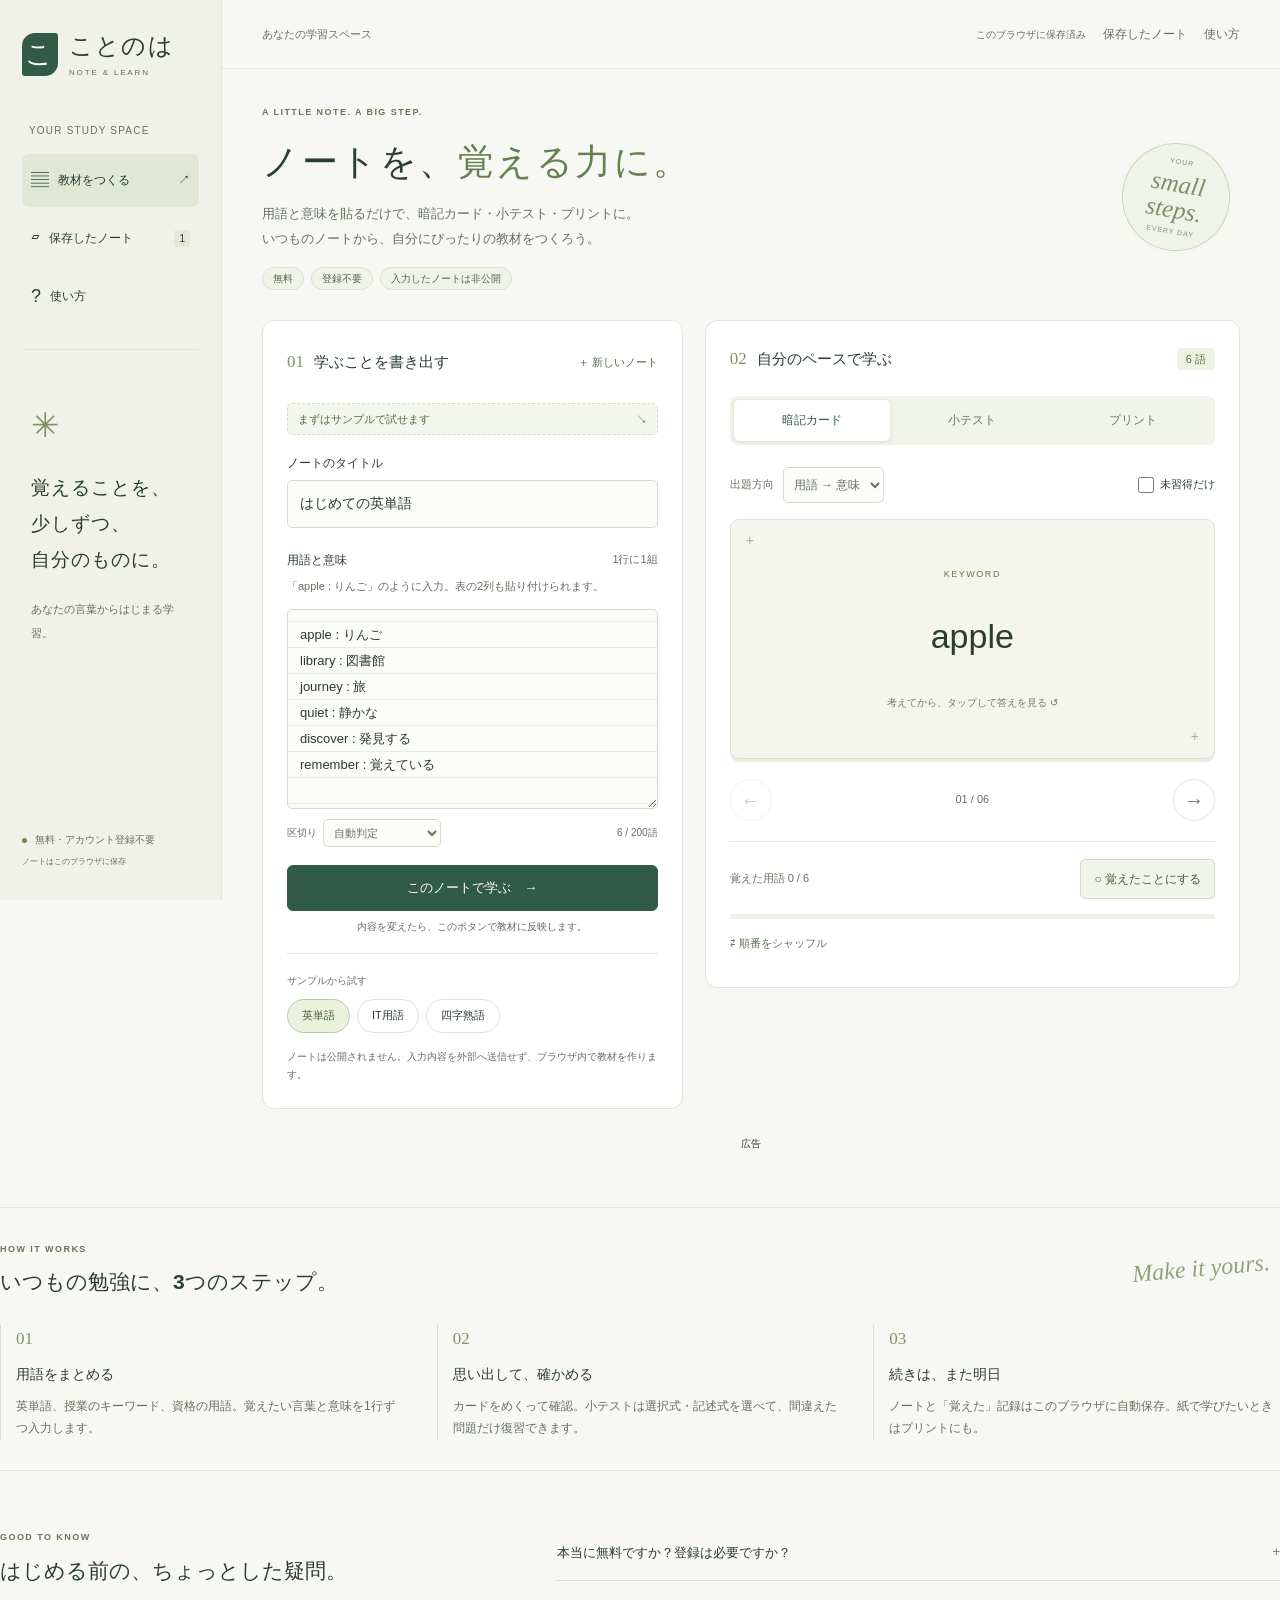
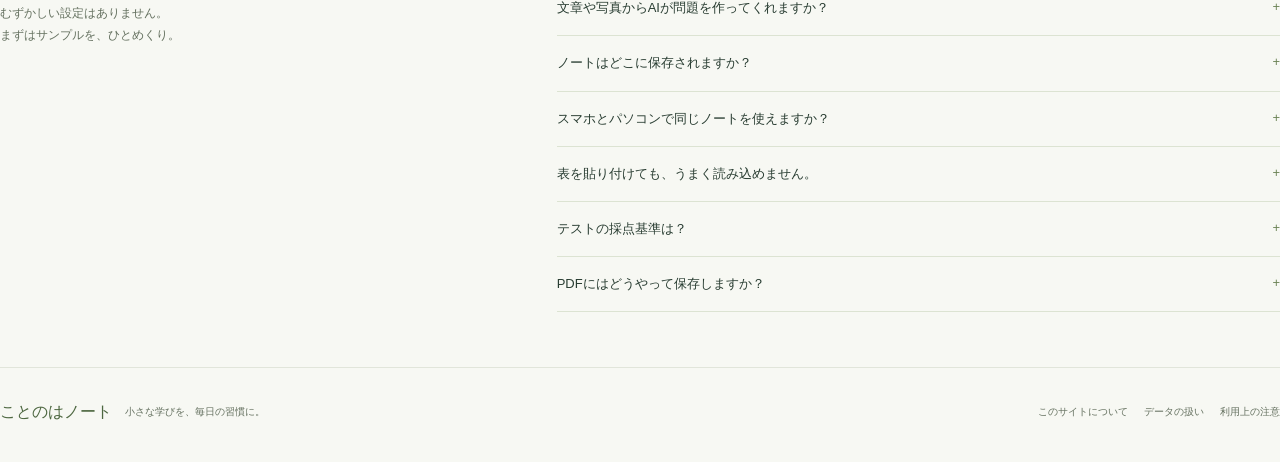
<file: index.html>
<!doctype html>
<html lang="ja">
<head>
  <meta charset="UTF-8"><meta name="viewport" content="width=device-width, initial-scale=1"><meta name="theme-color" content="#315a48">
  <title>ことのはノート｜登録不要の暗記カード・小テスト作成</title>
  <meta name="description" content="用語と意味を貼るだけで、暗記カード・選択式や記述式の小テスト・印刷プリントに。無料・登録不要。英単語や資格の勉強に使える、自分だけの学習ツールです。">
  <link rel="canonical" href="__SITE_URL__/">
  <meta property="og:type" content="website"><meta property="og:locale" content="ja_JP"><meta property="og:site_name" content="ことのはノート"><meta property="og:title" content="ことのはノート｜ノートを、覚える力に。"><meta property="og:description" content="貼り付けた用語を、暗記カード・小テスト・プリントに。無料、登録不要。"><meta property="og:url" content="__SITE_URL__/"><meta property="og:image" content="__SITE_URL__/og.png"><meta property="og:image:width" content="1200"><meta property="og:image:height" content="630"><meta name="twitter:card" content="summary_large_image">
  <link rel="icon" href="favicon.svg" type="image/svg+xml"><link rel="apple-touch-icon" href="icon-180.png"><link rel="stylesheet" href="style.css"><script src="core.js" defer></script><script src="app.js" defer></script>
  <script type="application/ld+json">{"@context":"https://schema.org","@type":"WebApplication","name":"ことのはノート","url":"__SITE_URL__/","applicationCategory":"EducationalApplication","operatingSystem":"Web browser","inLanguage":"ja","offers":{"@type":"Offer","price":"0","priceCurrency":"JPY"},"description":"用語と意味から暗記カード・小テスト・印刷プリントを作成する登録不要の学習ツール。"}</script>
</head>
<body>
<a class="skip-link" href="#workspace">教材づくりへスキップ</a>
<aside class="sidebar">
  <a class="brand" href="./"><span class="brand-mark" aria-hidden="true">こ</span><span>ことのは<span class="brand-small">NOTE & LEARN</span></span></a>
  <div class="side-label">YOUR STUDY SPACE</div>
  <nav aria-label="メインメニュー"><a class="side-item active" href="#workspace"><span aria-hidden="true">▤</span> 教材をつくる <span class="side-arrow">↗</span></a><button class="side-item" data-library><span aria-hidden="true">▱</span> 保存したノート <span id="noteCount" class="count-badge">1</span></button><a class="side-item" href="#howto"><span aria-hidden="true">?</span> 使い方</a></nav>
  <div class="side-rule"></div><div class="sidebar-note"><div class="little-leaf" aria-hidden="true">✳</div><p>覚えることを、<br>少しずつ、<br>自分のものに。</p><small>あなたの言葉からはじまる学習。</small></div>
  <div class="side-bottom"><span class="status-dot"></span> 無料・アカウント登録不要<small>ノートはこのブラウザに保存</small></div>
</aside>
<div class="shell">
  <header class="topbar"><span class="breadcrumb">あなたの学習スペース</span><div class="top-actions"><span id="saveStatus" role="status">このブラウザに保存</span><button class="header-link" data-library>保存したノート</button><a class="header-link" href="#howto">使い方</a></div></header>
  <main>
    <section class="intro"><div><div class="eyebrow">A LITTLE NOTE. A BIG STEP.</div><h1>ノートを、<span>覚える力に。</span></h1><p>用語と意味を貼るだけで、暗記カード・小テスト・プリントに。<br>いつものノートから、自分にぴったりの教材をつくろう。</p><div class="trust-row"><span>無料</span><span>登録不要</span><span>入力したノートは非公開</span></div></div><div class="intro-stamp" aria-hidden="true"><span>YOUR</span><strong>small<br>steps.</strong><span>EVERY DAY</span></div></section>
    <noscript><p class="error-box">この学習ツールにはJavaScriptが必要です。ブラウザの設定でJavaScriptを有効にしてください。</p></noscript>
    <div id="storageWarning" class="warning-box" role="alert" hidden></div>
    <div id="workspace" class="workspace">
      <section class="editor-panel panel" aria-labelledby="editorHeading">
        <div class="panel-head"><div><span class="step-num">01</span><h2 id="editorHeading">学ぶことを書き出す</h2></div><button id="newBtn" class="text-button">＋ 新しいノート</button></div>
        <div id="sampleNotice" class="sample-notice"><span>まずはサンプルで試せます</span><span class="sample-dot" aria-hidden="true">↘</span></div>
        <label for="noteTitle" class="field-label">ノートのタイトル</label><input id="noteTitle" maxlength="80" placeholder="例：英単語 第1章" autocomplete="off">
        <div class="label-row"><label for="source" class="field-label">用語と意味</label><span class="subtle">1行に1組</span></div>
        <p id="formatHelp" class="input-hint">「apple : りんご」のように入力。表の2列も貼り付けられます。</p>
        <textarea id="source" maxlength="450000" spellcheck="false" aria-describedby="formatHelp inputError" placeholder="apple : りんご&#10;library : 図書館&#10;journey : 旅"></textarea>
        <div class="editor-meta"><label for="separator">区切り <select id="separator"><option value="auto">自動判定</option><option value="colon">コロン（:）</option><option value="tab">タブ（表の2列）</option><option value="comma">カンマ（,）</option></select></label><span id="lineCount">0 / 200語</span></div>
        <div id="inputError" class="error-box" role="alert" hidden></div>
        <button id="generateBtn" class="primary generate">このノートで学ぶ <span aria-hidden="true">→</span></button>
        <p id="editHint" class="input-hint edit-hint">内容を変えたら、このボタンで教材に反映します。</p>
        <div class="sample-section"><span class="mini-label">サンプルから試す</span><div class="sample-buttons"><button data-sample="english">英単語</button><button data-sample="it">IT用語</button><button data-sample="idiom">四字熟語</button></div></div>
        <p class="privacy-note">ノートは公開されません。入力内容を外部へ送信せず、ブラウザ内で教材を作ります。</p>
      </section>
      <section class="study-panel panel" aria-labelledby="studyHeading">
        <div class="panel-head"><div><span class="step-num">02</span><h2 id="studyHeading">自分のペースで学ぶ</h2></div><span class="small-tag green" id="wordBadge">0 語</span></div>
        <div class="tabs" role="tablist" aria-label="学習モード"><button id="tab-cards" role="tab" aria-selected="true" aria-controls="learningArea" data-mode="cards">暗記カード</button><button id="tab-quiz" role="tab" aria-selected="false" aria-controls="learningArea" data-mode="quiz">小テスト</button><button id="tab-print" role="tab" aria-selected="false" aria-controls="learningArea" data-mode="print">プリント</button></div>
        <p id="pendingNotice" class="pending-notice" hidden>編集した内容はまだ教材に反映されていません。「教材を更新する」を押してください。</p>
        <div id="learningArea" role="tabpanel" aria-labelledby="tab-cards" tabindex="0"></div>
      </section>
    </div><div style="text-align:center; margin:24px auto;">
  <small     </div>
    <div style="text-align:center; margin:24px auto;">
      <small>広告</small><br>
      <!-- admax -->
      <script src="https://adm.shinobi.jp/o/51305021d9712f97405653cadc8b9feb"></script>
      <!-- admax -->
    </div>
  <!-- admax -->
  <script src="https://adm.shinobi.jp/o/51305021d9712f97405653cadc8b9feb"></script>
  <!-- admax -->
</div>
  <!-- admax -->
  <script src="https://adm.shinobi.jp/s/2bc63cf298ed258aa7e608b514b3e6fe"></script>
  <!-- admax -->
</div>
    <section class="how-section" id="howto" aria-labelledby="howHeading"><div class="section-label"><div><span class="eyebrow">HOW IT WORKS</span><h2 id="howHeading">いつもの勉強に、3つのステップ。</h2></div><span class="handwritten" aria-hidden="true">Make it yours.</span></div><div class="steps"><article><span class="step-num">01</span><h3>用語をまとめる</h3><p>英単語、授業のキーワード、資格の用語。覚えたい言葉と意味を1行ずつ入力します。</p></article><article><span class="step-num">02</span><h3>思い出して、確かめる</h3><p>カードをめくって確認。小テストは選択式・記述式を選べて、間違えた問題だけ復習できます。</p></article><article><span class="step-num">03</span><h3>続きは、また明日</h3><p>ノートと「覚えた」記録はこのブラウザに自動保存。紙で学びたいときはプリントにも。</p></article></div></section>
    <section class="faq-section" id="faq" aria-labelledby="faqHeading"><div><span class="eyebrow">GOOD TO KNOW</span><h2 id="faqHeading">はじめる前の、ちょっとした疑問。</h2><p>むずかしい設定はありません。<br>まずはサンプルを、ひとめくり。</p></div><div class="faq-list"><details><summary>本当に無料ですか？登録は必要ですか？</summary><p>現在の機能はすべて無料で使えます。会員登録やログイン、クレジットカードの登録は不要です。</p></details><details><summary>文章や写真からAIが問題を作ってくれますか？</summary><p>いいえ。今は自分で入力した「用語と意味」の組から教材を作るツールです。文章・写真・PDFの解析や、内容の正しさを判定する機能はありません。</p></details><details><summary>ノートはどこに保存されますか？</summary><p>この端末の、このブラウザ内です。30冊まで保存できます。ブラウザのデータを消したり、プライベートブラウズを終了したりすると失われることがあります。「保存したノート」から定期的にバックアップしてください。同じ端末を使う人はノートを閲覧できます。</p></details><details><summary>スマホとパソコンで同じノートを使えますか？</summary><p>自動同期はありません。「保存したノート」からJSONファイルを保存し、別の端末で読み込んでください。読み込んだノートは別のノートとして追加されます。</p></details><details><summary>表を貼り付けても、うまく読み込めません。</summary><p>1列目に用語、2列目に意味を置き、見出しを除いた2列をコピーしてください。区切りを「タブ」にすると確実です。1組の中の改行や、引用符付きCSVには対応していません。</p></details><details><summary>テストの採点基準は？</summary><p>記述式は登録した用語と一致すれば正解です。英字の大小、全角・半角、空白の違いは区別しません。別の言い方や誤字は判定できません。選択式の候補は同じノートの用語から作ります。</p></details><details><summary>PDFにはどうやって保存しますか？</summary><p>「プリント」の「印刷 / PDF保存」を押し、端末の印刷画面でPDF保存を選びます。端末やブラウザによって操作は異なります。紙に印刷する場合はA4縦を選んでください。</p></details></div></section>
    <footer><a class="footer-brand" href="./">ことのはノート</a><span>小さな学びを、毎日の習慣に。</span><nav aria-label="サイト情報"><a href="about.html">このサイトについて</a><a href="privacy.html">データの扱い</a><a href="terms.html">利用上の注意</a></nav></footer>
  </main>
</div>
<dialog id="libraryDialog" aria-labelledby="libraryHeading"><div class="dialog-head"><div><span class="eyebrow">YOUR NOTEBOOKS</span><h2 id="libraryHeading">保存したノート</h2></div><form method="dialog"><button class="close-button" aria-label="閉じる">×</button></form></div><p class="input-hint">このブラウザだけに保存されています。大切なノートはファイルにも保存してください。</p><div class="library-actions"><button id="libraryNewBtn" class="secondary">＋ 新しいノート</button><button id="importBtn" class="secondary">ファイルを読み込む</button><input id="importFile" type="file" accept="application/json,.json" hidden></div><div id="libraryList"></div><div class="library-bottom"><button id="backupBtn" class="primary">全ノートをバックアップ</button><span id="libraryCapacity" class="subtle"></span></div><p class="input-hint">JSONファイルには入力内容が含まれます。共有するときは内容を確認してください。</p></dialog>
<dialog id="confirmDialog" aria-labelledby="confirmHeading"><h2 id="confirmHeading">確認</h2><p id="confirmText"></p><div class="quiz-action"><button id="cancelConfirm" class="secondary">キャンセル</button><button id="acceptConfirm" class="primary">続ける</button></div></dialog>
<div id="toast" role="status" aria-live="polite"></div><div id="printSheet"></div>
</body></html>
</file>
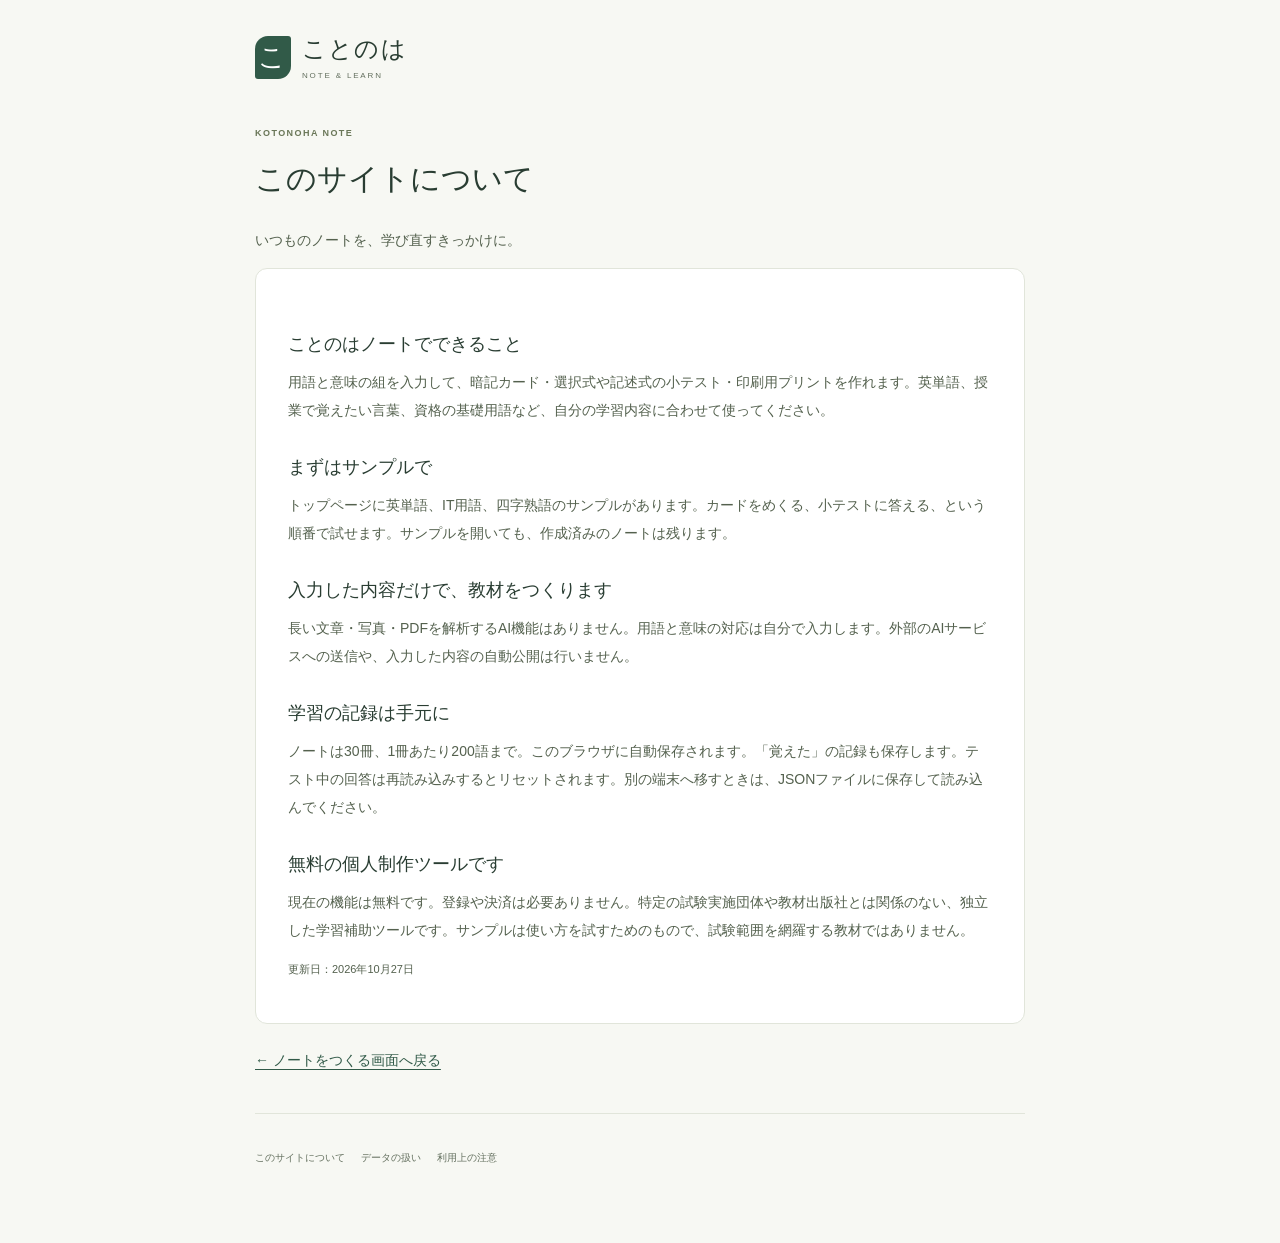
<file: about.html>
<!doctype html><html lang="ja"><head><meta charset="UTF-8"><meta name="viewport" content="width=device-width,initial-scale=1"><meta name="theme-color" content="#315a48"><title>このサイトについて｜ことのはノート</title><meta name="description" content="いつものノートを、学び直すきっかけに。"><meta name="robots" content="index,follow"><link rel="canonical" href="__SITE_URL__/about.html"><link rel="icon" href="favicon.svg"><link rel="stylesheet" href="style.css"></head><body class="info-body"><a class="brand" href="./"><span class="brand-mark" aria-hidden="true">こ</span><span>ことのは<span class="brand-small">NOTE & LEARN</span></span></a><main><span class="eyebrow">KOTONOHA NOTE</span><h1>このサイトについて</h1><p>いつものノートを、学び直すきっかけに。</p><article><h2>ことのはノートでできること</h2><p>用語と意味の組を入力して、暗記カード・選択式や記述式の小テスト・印刷用プリントを作れます。英単語、授業で覚えたい言葉、資格の基礎用語など、自分の学習内容に合わせて使ってください。</p><h2>まずはサンプルで</h2><p>トップページに英単語、IT用語、四字熟語のサンプルがあります。カードをめくる、小テストに答える、という順番で試せます。サンプルを開いても、作成済みのノートは残ります。</p><h2>入力した内容だけで、教材をつくります</h2><p>長い文章・写真・PDFを解析するAI機能はありません。用語と意味の対応は自分で入力します。外部のAIサービスへの送信や、入力した内容の自動公開は行いません。</p><h2>学習の記録は手元に</h2><p>ノートは30冊、1冊あたり200語まで。このブラウザに自動保存されます。「覚えた」の記録も保存します。テスト中の回答は再読み込みするとリセットされます。別の端末へ移すときは、JSONファイルに保存して読み込んでください。</p><h2>無料の個人制作ツールです</h2><p>現在の機能は無料です。登録や決済は必要ありません。特定の試験実施団体や教材出版社とは関係のない、独立した学習補助ツールです。サンプルは使い方を試すためのもので、試験範囲を網羅する教材ではありません。</p><p class="updated">更新日：2026年10月27日</p></article><a class="back-link" href="./">← ノートをつくる画面へ戻る</a></main><footer><nav aria-label="サイト情報"><a href="about.html">このサイトについて</a><a href="privacy.html">データの扱い</a><a href="terms.html">利用上の注意</a></nav></footer></body></html>
</file>
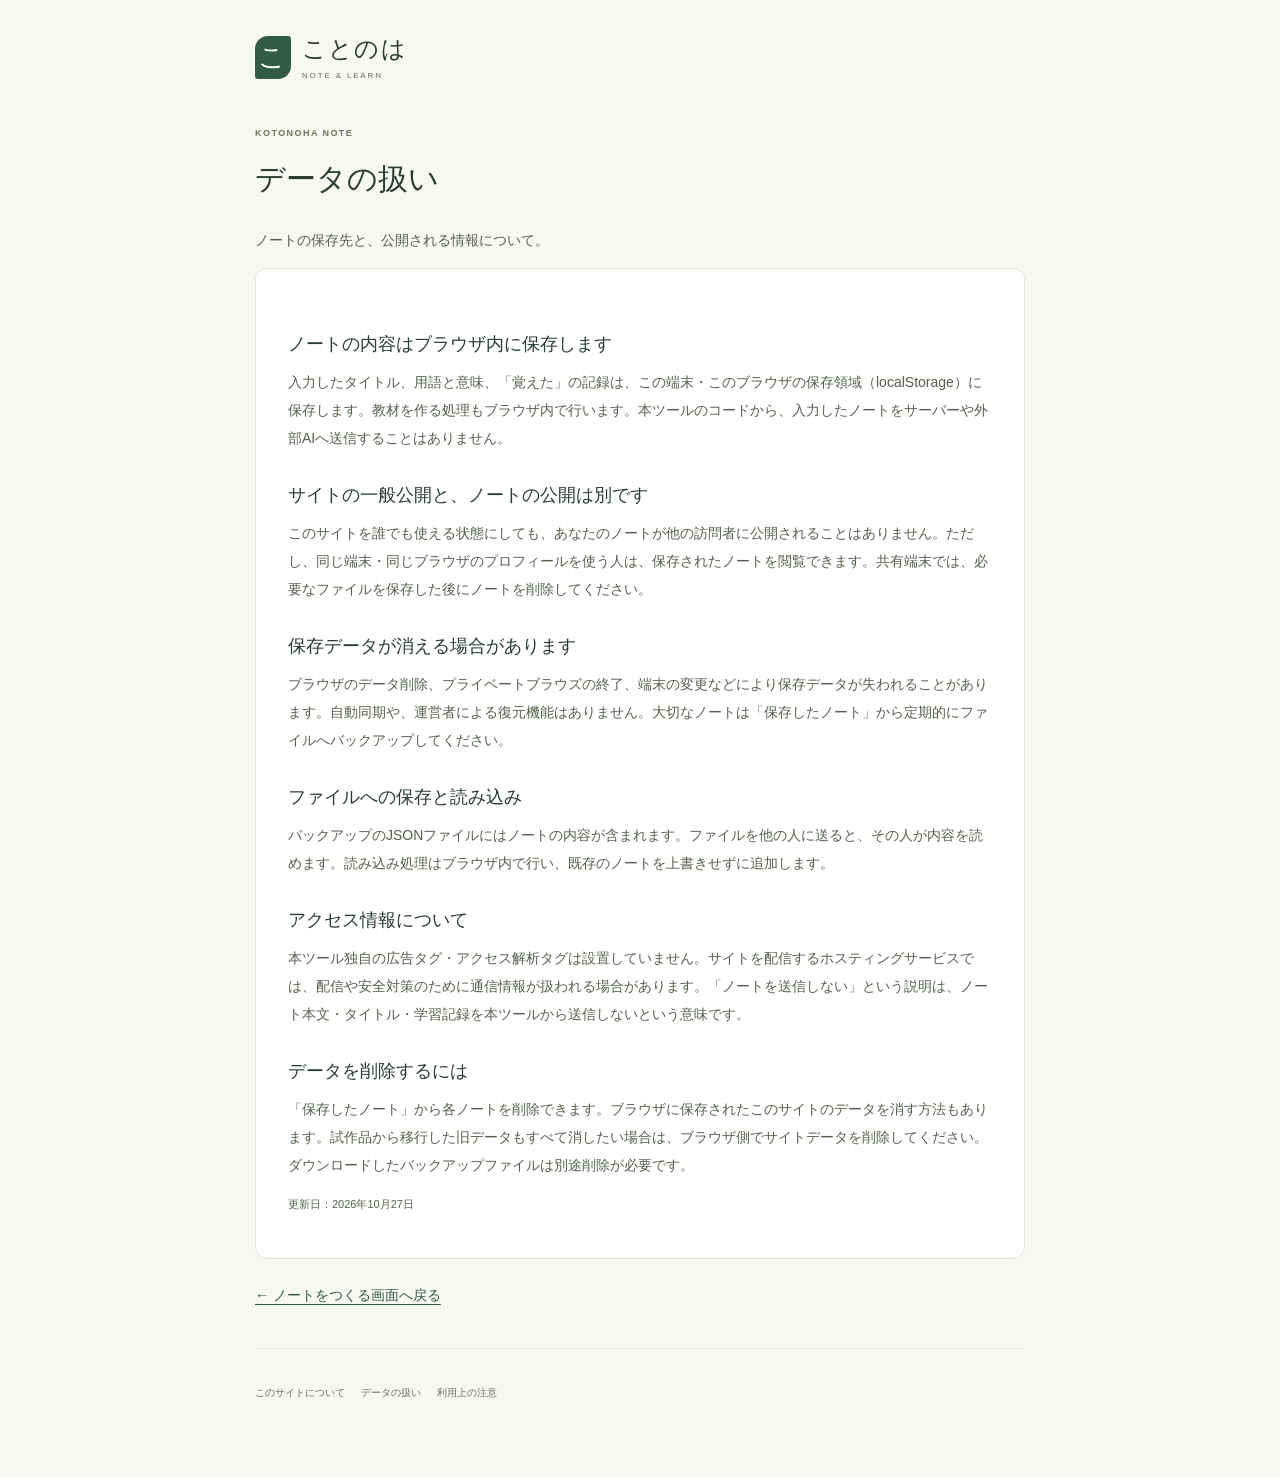
<file: privacy.html>
<!doctype html><html lang="ja"><head><meta charset="UTF-8"><meta name="viewport" content="width=device-width,initial-scale=1"><meta name="theme-color" content="#315a48"><title>データの扱い｜ことのはノート</title><meta name="description" content="ノートの保存先と、公開される情報について。"><meta name="robots" content="index,follow"><link rel="canonical" href="__SITE_URL__/privacy.html"><link rel="icon" href="favicon.svg"><link rel="stylesheet" href="style.css"></head><body class="info-body"><a class="brand" href="./"><span class="brand-mark" aria-hidden="true">こ</span><span>ことのは<span class="brand-small">NOTE & LEARN</span></span></a><main><span class="eyebrow">KOTONOHA NOTE</span><h1>データの扱い</h1><p>ノートの保存先と、公開される情報について。</p><article><h2>ノートの内容はブラウザ内に保存します</h2><p>入力したタイトル、用語と意味、「覚えた」の記録は、この端末・このブラウザの保存領域（localStorage）に保存します。教材を作る処理もブラウザ内で行います。本ツールのコードから、入力したノートをサーバーや外部AIへ送信することはありません。</p><h2>サイトの一般公開と、ノートの公開は別です</h2><p>このサイトを誰でも使える状態にしても、あなたのノートが他の訪問者に公開されることはありません。ただし、同じ端末・同じブラウザのプロフィールを使う人は、保存されたノートを閲覧できます。共有端末では、必要なファイルを保存した後にノートを削除してください。</p><h2>保存データが消える場合があります</h2><p>ブラウザのデータ削除、プライベートブラウズの終了、端末の変更などにより保存データが失われることがあります。自動同期や、運営者による復元機能はありません。大切なノートは「保存したノート」から定期的にファイルへバックアップしてください。</p><h2>ファイルへの保存と読み込み</h2><p>バックアップのJSONファイルにはノートの内容が含まれます。ファイルを他の人に送ると、その人が内容を読めます。読み込み処理はブラウザ内で行い、既存のノートを上書きせずに追加します。</p><h2>アクセス情報について</h2><p>本ツール独自の広告タグ・アクセス解析タグは設置していません。サイトを配信するホスティングサービスでは、配信や安全対策のために通信情報が扱われる場合があります。「ノートを送信しない」という説明は、ノート本文・タイトル・学習記録を本ツールから送信しないという意味です。</p><h2>データを削除するには</h2><p>「保存したノート」から各ノートを削除できます。ブラウザに保存されたこのサイトのデータを消す方法もあります。試作品から移行した旧データもすべて消したい場合は、ブラウザ側でサイトデータを削除してください。ダウンロードしたバックアップファイルは別途削除が必要です。</p><p class="updated">更新日：2026年10月27日</p></article><a class="back-link" href="./">← ノートをつくる画面へ戻る</a></main><footer><nav aria-label="サイト情報"><a href="about.html">このサイトについて</a><a href="privacy.html">データの扱い</a><a href="terms.html">利用上の注意</a></nav></footer></body></html>
</file>
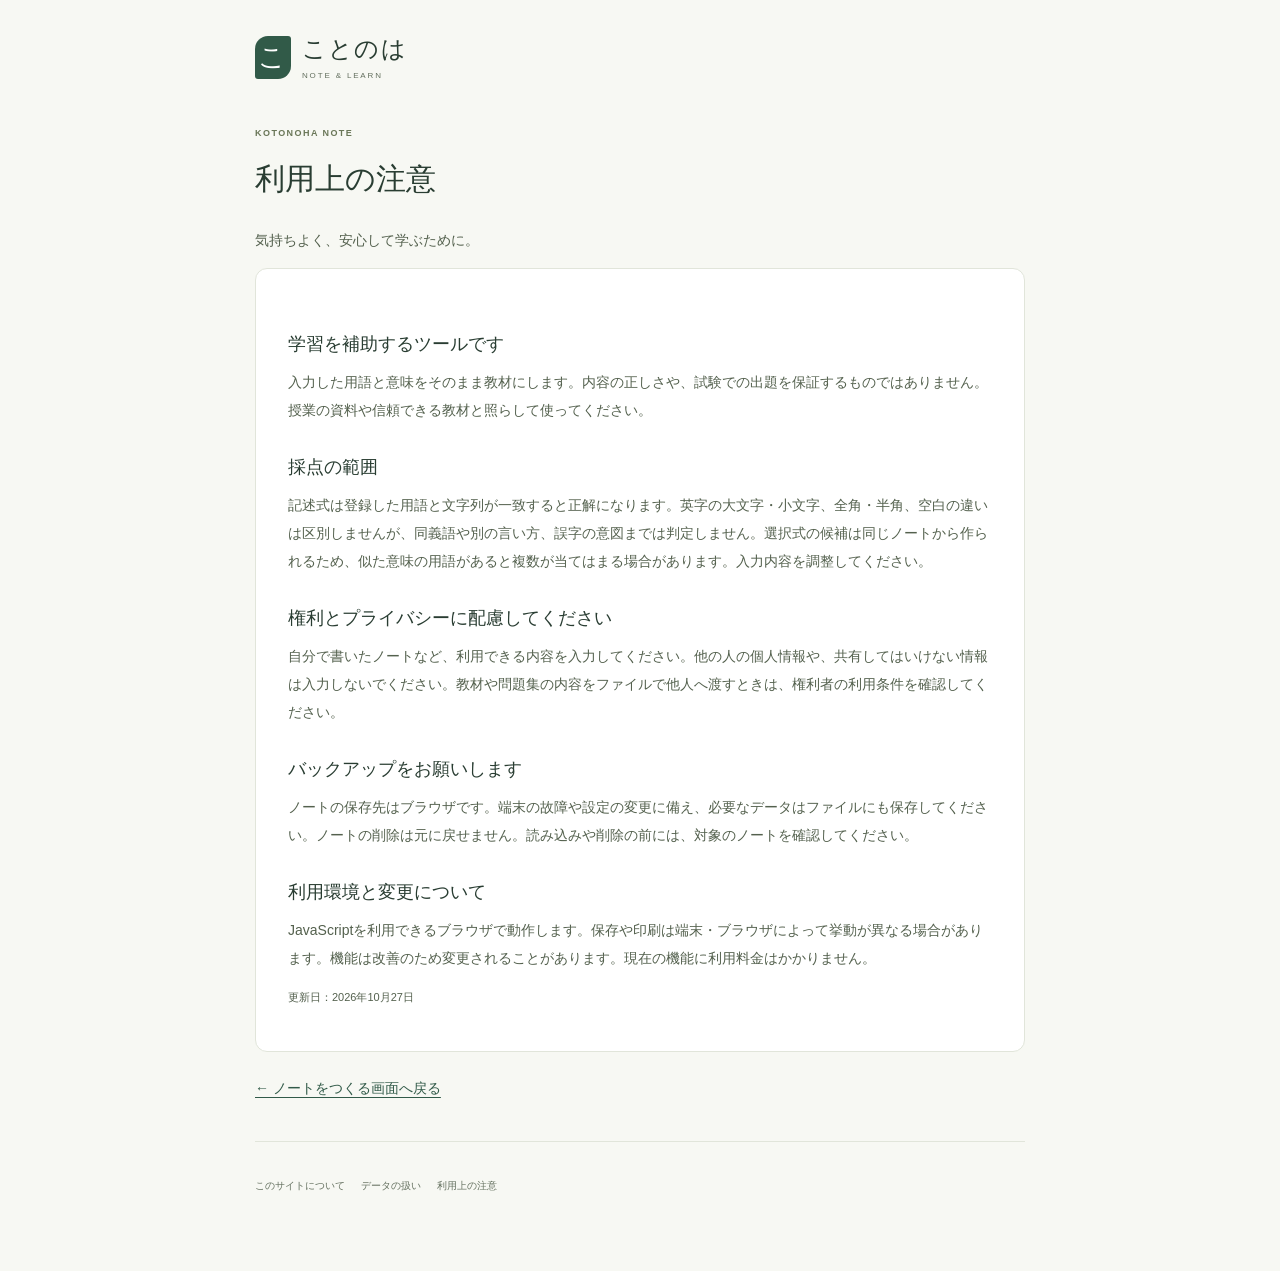
<file: terms.html>
<!doctype html><html lang="ja"><head><meta charset="UTF-8"><meta name="viewport" content="width=device-width,initial-scale=1"><meta name="theme-color" content="#315a48"><title>利用上の注意｜ことのはノート</title><meta name="description" content="気持ちよく、安心して学ぶために。"><meta name="robots" content="index,follow"><link rel="canonical" href="__SITE_URL__/terms.html"><link rel="icon" href="favicon.svg"><link rel="stylesheet" href="style.css"></head><body class="info-body"><a class="brand" href="./"><span class="brand-mark" aria-hidden="true">こ</span><span>ことのは<span class="brand-small">NOTE & LEARN</span></span></a><main><span class="eyebrow">KOTONOHA NOTE</span><h1>利用上の注意</h1><p>気持ちよく、安心して学ぶために。</p><article><h2>学習を補助するツールです</h2><p>入力した用語と意味をそのまま教材にします。内容の正しさや、試験での出題を保証するものではありません。授業の資料や信頼できる教材と照らして使ってください。</p><h2>採点の範囲</h2><p>記述式は登録した用語と文字列が一致すると正解になります。英字の大文字・小文字、全角・半角、空白の違いは区別しませんが、同義語や別の言い方、誤字の意図までは判定しません。選択式の候補は同じノートから作られるため、似た意味の用語があると複数が当てはまる場合があります。入力内容を調整してください。</p><h2>権利とプライバシーに配慮してください</h2><p>自分で書いたノートなど、利用できる内容を入力してください。他の人の個人情報や、共有してはいけない情報は入力しないでください。教材や問題集の内容をファイルで他人へ渡すときは、権利者の利用条件を確認してください。</p><h2>バックアップをお願いします</h2><p>ノートの保存先はブラウザです。端末の故障や設定の変更に備え、必要なデータはファイルにも保存してください。ノートの削除は元に戻せません。読み込みや削除の前には、対象のノートを確認してください。</p><h2>利用環境と変更について</h2><p>JavaScriptを利用できるブラウザで動作します。保存や印刷は端末・ブラウザによって挙動が異なる場合があります。機能は改善のため変更されることがあります。現在の機能に利用料金はかかりません。</p><p class="updated">更新日：2026年10月27日</p></article><a class="back-link" href="./">← ノートをつくる画面へ戻る</a></main><footer><nav aria-label="サイト情報"><a href="about.html">このサイトについて</a><a href="privacy.html">データの扱い</a><a href="terms.html">利用上の注意</a></nav></footer></body></html>
</file>
<file: style.css>
@charset "UTF-8";
:root{--green:#315a48;--ink:#293d32;--muted:#64705f;--line:#e1e5da;--sage:#e7eddf;--paper:#f7f8f3;--soft:#f0f3e9;--danger:#984731;font-family:-apple-system,BlinkMacSystemFont,"Hiragino Kaku Gothic ProN","Yu Gothic",Meiryo,sans-serif;color:var(--ink);background:var(--paper);font-size:14px;line-height:1.7;font-synthesis:none}
*{box-sizing:border-box}body{margin:0}button,input,textarea,select{font:inherit;color:inherit}a{color:inherit}button,a,input,select,textarea{touch-action:manipulation}button{cursor:pointer}button:disabled{opacity:.4;cursor:default}button,a,input,select,textarea,summary{outline-offset:4px}button:focus-visible,a:focus-visible,summary:focus-visible{outline:3px solid #587c43}input:focus,textarea:focus,select:focus{outline:2px solid #90a879;outline-offset:1px;border-color:#789567}button{transition:background .15s}a{text-underline-offset:4px}h1,h2,h3,p{margin-top:0}h1,h2,h3{line-height:1.5}p{overflow-wrap:anywhere}h2{font-size:17px;margin:0;font-weight:650}button svg{pointer-events:none}[hidden]{display:none!important}html{scroll-behavior:smooth;scroll-padding-top:24px}.skip-link{position:fixed;top:-80px;left:20px;z-index:100;background:white;padding:12px}.skip-link:focus{top:12px}
.sidebar{position:fixed;inset:0 auto 0 0;width:222px;padding:32px 22px;background:#f0f2e9;border-right:1px solid var(--line);display:flex;flex-direction:column;z-index:2}.brand{display:flex;gap:11px;align-items:center;font-family:serif;font-weight:700;font-size:24px;text-decoration:none;letter-spacing:.05em;line-height:1.2}.brand-mark{display:flex;align-items:center;justify-content:center;background:var(--green);color:white;width:36px;height:43px;border-radius:13px 3px 13px 3px;font-size:27px;font-weight:400}.brand-small{display:block;font-family:Arial,sans-serif;font-size:8px;font-weight:400;letter-spacing:.23em;margin-top:7px;color:var(--muted)}.side-label{font-size:10px;letter-spacing:.12em;margin:45px 7px 15px;color:var(--muted)}.side-item{border:0;text-decoration:none;background:none;display:flex;gap:9px;align-items:center;width:100%;min-height:48px;text-align:left;font-size:12px;padding:11px 9px;border-radius:7px;margin-bottom:5px;white-space:nowrap}.side-item.active{background:#e0e7d5;font-weight:600}.side-item:hover{background:#e6ebdd}.side-item>span:first-child{font-size:18px}.side-arrow,.count-badge{margin-left:auto}.count-badge{font-size:10px!important;background:#e3e8d9;padding:0 5px;border-radius:3px}.side-rule{border-top:1px solid var(--line);margin:22px 0}.sidebar-note{margin:25px 9px 0}.little-leaf{font-size:34px;color:#809265;margin-bottom:15px}.sidebar-note p{font-family:serif;font-size:19px;line-height:1.9;letter-spacing:.05em}.sidebar-note small,.side-bottom{font-size:11px;color:var(--muted)}.side-bottom{margin-top:auto;padding-top:35px;font-size:10px}.side-bottom small{display:block;margin-top:6px}.status-dot{display:inline-block;width:5px;height:5px;border-radius:50%;background:#6f8759;margin-right:5px}.shell{margin-left:222px}.topbar{min-height:69px;padding:10px 40px;border-bottom:1px solid var(--line);display:flex;align-items:center;justify-content:space-between;gap:20px;font-size:11px;color:var(--muted)}.top-actions{display:flex;align-items:center;gap:17px}.header-link{background:none;border:0;font-size:12px;text-decoration:none;min-height:44px;display:inline-flex;align-items:center;padding:4px 0;white-space:nowrap}#saveStatus{font-size:10px}
main{max-width:1300px;margin:auto;padding:36px 40px 0}.intro{display:flex;align-items:center;justify-content:space-between;gap:20px;margin-bottom:30px}.eyebrow{font-size:9px;letter-spacing:.16em;color:#697657;font-weight:600}.intro h1{font-size:36px;letter-spacing:.07em;margin:15px 0 13px;font-weight:650}.intro h1 span{color:#65804f}.intro p{font-size:13px;line-height:1.9;color:var(--muted);margin-bottom:15px}.trust-row{display:flex;gap:7px;flex-wrap:wrap}.trust-row span{font-size:10px;border:1px solid #dce3d2;border-radius:30px;padding:2px 10px;background:#f0f4e8;color:#526644}.intro-stamp{border:1px solid #c9d3bd;border-radius:50%;width:108px;height:108px;flex-shrink:0;margin-right:10px;display:flex;flex-direction:column;align-items:center;justify-content:center;transform:rotate(10deg);color:#7e9069;background:#f0f4e8;outline:4px solid #f0f4e850}.intro-stamp span{font-size:7px;letter-spacing:.14em}.intro-stamp strong{font-family:Georgia,serif;font-style:italic;font-size:25px;line-height:1.05;text-align:center;font-weight:400;margin:3px 0}
.workspace{display:grid;grid-template-columns:minmax(0,.88fr) minmax(0,1.12fr);gap:22px;align-items:start;scroll-margin-top:20px}.panel{background:#fff;border:1px solid var(--line);border-radius:12px;box-shadow:0 3px 5px #263d3403;min-width:0}.editor-panel,.study-panel{padding:24px}.panel-head{display:flex;align-items:center;justify-content:space-between;gap:10px;margin-bottom:22px}.panel-head>div{display:flex;align-items:center;gap:10px}.panel-head h2{font-size:15px}.step-num{font-family:Georgia,serif;color:#81926a;font-size:17px;font-weight:400}.small-tag{font-size:11px;background:#f1f3ed;border-radius:4px;padding:2px 9px;white-space:nowrap}.green{background:#edf3e3;color:#577142}.text-button{background:none;border:0;color:#526b42;padding:5px 0;min-height:36px;font-size:11px;white-space:nowrap}.sample-notice{display:flex;justify-content:space-between;align-items:center;background:#f3f6ec;color:#536d43;border:1px dashed #d5dfc8;border-radius:5px;font-size:11px;padding:6px 10px;margin-bottom:18px}.field-label{font-size:12px;display:block;font-weight:600;margin-bottom:6px}input,textarea,select{border:1px solid #d4dbcd;border-radius:5px;background:#fbfcf8}#noteTitle{width:100%;padding:11px 12px;font-size:14px}.label-row{display:flex;align-items:center;justify-content:space-between;gap:10px;margin-top:22px}.label-row .field-label{margin:0}.subtle{color:var(--muted);font-size:11px}.input-hint{font-size:11px;line-height:1.8;color:var(--muted);margin:7px 0 12px}.edit-hint{text-align:center;font-size:10px;margin:7px 0 17px}textarea{width:100%;min-height:200px;resize:vertical;padding:12px;line-height:2;font-size:13px;background-image:linear-gradient(transparent 96%,#e9eee2 96%);background-size:100% 26px;background-position:0 12px;display:block}textarea::placeholder{color:#7f8a78}.editor-meta{display:flex;align-items:center;justify-content:space-between;gap:8px;font-size:10px;color:var(--muted);margin:10px 0 18px}.editor-meta label{display:flex;gap:6px;align-items:center}.editor-meta select{font-size:11px;padding:6px;max-width:150px}.primary{background:var(--green);color:#fff;border:1px solid var(--green);padding:11px 18px;border-radius:6px;min-height:44px;font-size:12px;font-weight:550}.primary:hover{background:#234635}.generate{width:100%;display:flex;justify-content:center;align-items:center;font-size:13px}.secondary{background:#f1f5e9;color:#456036;border:1px solid #d1ddc4;border-radius:5px;padding:9px 13px;min-height:40px;font-size:12px}.secondary:hover{background:#e5edda}.quiet{background:none;border:0;padding:8px 0;font-size:11px;color:#5e7452;min-height:40px}.quiet:hover{text-decoration:underline}.sample-section{border-top:1px solid var(--line);padding-top:14px}.mini-label{font-size:10px;color:var(--muted)}.sample-buttons{display:flex;gap:7px;margin-top:7px}.sample-buttons button{background:white;border:1px solid #dde4d4;font-size:11px;border-radius:20px;padding:5px 14px;min-height:34px}.sample-buttons button:hover,.sample-buttons button[aria-pressed=true]{background:#eaf1df;border-color:#bacdab;color:#425d31}.privacy-note{color:var(--muted);font-size:10px;line-height:1.8;margin:15px 0 0}.study-panel{min-height:660px}.tabs{display:flex;gap:4px;background:#f1f4eb;padding:4px;border-radius:7px}.tabs button{flex:1;min-width:0;white-space:nowrap;border:0;background:none;border-radius:5px;padding:9px 3px;min-height:41px;font-size:12px;color:#68775d}.tabs button[aria-selected=true]{background:#fff;color:var(--green);font-weight:600;box-shadow:0 1px 4px #33462b20}#learningArea{outline:none}#learningArea:focus-visible{outline:2px solid #789567;outline-offset:6px}.study-top{display:flex;flex-wrap:wrap;align-items:center;justify-content:space-between;gap:12px;margin:22px 0 16px}.select-label{display:flex;align-items:center;gap:9px;font-size:11px;color:var(--muted)}.select-label select{font-size:12px;padding:6px;min-height:36px;max-width:100%}.check-label{display:flex;gap:6px;align-items:center;font-size:11px;cursor:pointer;min-height:36px}.check-label input,input[type=radio]{accent-color:var(--green);width:16px;height:16px;margin:0;flex-shrink:0}.card{width:100%;min-height:240px;border:1px solid #dce4d1;border-radius:9px;background:#f4f6ed;display:flex;align-items:center;justify-content:center;flex-direction:column;text-align:center;padding:28px 22px;position:relative;box-shadow:0 3px 0 #e8ecdf;overflow-wrap:anywhere}.card::before,.card::after{content:'+';position:absolute;color:#a8b594;font-size:14px}.card::before{left:15px;top:9px}.card::after{right:15px;bottom:9px}.card-label{font-size:9px;letter-spacing:.17em;color:#647a4d;margin-bottom:26px}.card-value{font-size:34px;font-weight:500;line-height:1.7;white-space:pre-wrap;max-width:100%}.card.answer .card-value{font-size:19px}.card-tip{font-size:10px;color:#6d7d5f;margin-top:28px}.card-controls{display:flex;justify-content:space-between;align-items:center;margin-top:20px;font-size:11px;color:var(--muted);font-variant-numeric:tabular-nums}.nav-btn{width:42px;height:42px;border-radius:50%;border:1px solid var(--line);background:#fff;font-size:20px}.nav-btn:hover:not(:disabled){background:var(--soft)}.card-footer{display:flex;justify-content:space-between;align-items:center;gap:12px;margin-top:20px;padding-top:17px;border-top:1px solid var(--line);font-size:11px;color:var(--muted)}.remembered{background:#dce9cc;color:#355325;border-color:#aec699}progress{display:block;width:100%;height:5px;border:0;background:#edf1e7;border-radius:10px;overflow:hidden;accent-color:#7b9860;margin:15px 0 4px}progress::-webkit-progress-bar{background:#edf1e7}progress::-webkit-progress-value{background:#7b9860}progress::-moz-progress-bar{background:#7b9860}.empty{min-height:400px;display:flex;flex-direction:column;align-items:center;justify-content:center;text-align:center;padding:20px;color:var(--muted)}.empty-symbol{font-size:43px;color:#8da375;margin-bottom:15px}.empty h3{font-size:17px;color:#486238}.empty p{font-size:12px;white-space:pre-line}.empty .quiet{margin-top:15px}
.error-box,.warning-box,.pending-notice{padding:12px;border-radius:6px;font-size:12px;line-height:1.8}.error-box{color:#883b27;background:#fff1ea;white-space:pre-line;margin-bottom:15px;border:1px solid #f0d9cd}.warning-box{color:#745624;background:#fff7df;border:1px solid #eadcb7;margin-bottom:20px}.pending-notice{color:#725b30;background:#fff8e8;margin:15px 0 0;font-size:11px}.quiz-description{font-size:11px;line-height:1.8;color:var(--muted);margin-bottom:20px}.quiz-row{border:0;border-bottom:1px solid var(--line);padding:0 0 20px;margin:0 0 20px;min-width:0}.quiz-row legend{padding:0;margin-bottom:12px;line-height:1.9;font-size:13px;overflow-wrap:anywhere;max-width:100%}.question-number{font-family:Georgia,serif;color:#708957;margin-right:10px;font-size:15px}.choice-grid{display:grid;grid-template-columns:1fr 1fr;gap:8px}.choice-option{display:flex;align-items:center;gap:8px;padding:10px 12px;border:1px solid #dfe5d6;border-radius:6px;font-size:12px;line-height:1.7;cursor:pointer;min-width:0;min-height:44px;overflow-wrap:anywhere}.choice-option:has(input:checked){border-color:#7c9965;background:#edf4e4}.choice-option.right-choice{border-color:#719452;background:#edf4e4}.choice-option.wrong-choice{border-color:#c88b77;background:#fff0ea}.choice-option:has(input:focus-visible){outline:2px solid #6e8c56;outline-offset:2px}.written-answer{width:100%;padding:11px;font-size:14px}.quiz-action{display:flex;gap:10px;flex-wrap:wrap}.grade{font-size:12px;margin:10px 0 0}.correct{color:#386528}.incorrect{color:#963f28}.score{background:#eef4e5;border:1px solid #dce6d1;border-radius:8px;padding:17px;margin:18px 0 24px;text-align:center}.score strong{font-family:Georgia,serif;font-size:34px;font-weight:400}.score p{margin:3px 0 0;color:#536b43;font-size:12px}.print-controls{display:flex;flex-wrap:wrap;gap:12px;align-items:center;margin:22px 0}.print-controls .select-label{width:100%;flex-wrap:wrap}.paper-preview{border:1px solid #dce1d4;padding:24px;box-shadow:0 5px 14px #263d3408;font-size:12px}.paper-preview h3{font-size:19px;overflow-wrap:anywhere;margin:10px 0}.paper-preview small{color:var(--muted)}.paper-line{border-bottom:1px solid var(--line);padding:15px 0;overflow-wrap:anywhere;white-space:pre-line}.print-notice{font-size:11px;color:var(--muted);margin:17px 0 0}
.how-section{margin:55px 0;padding:30px 0;border-top:1px solid var(--line);border-bottom:1px solid var(--line)}.section-label{display:flex;justify-content:space-between;gap:20px;align-items:center;margin-bottom:27px}.section-label h2{font-size:21px;margin-top:8px}.handwritten{font:italic 24px Georgia,serif;color:#91a27b;transform:rotate(-5deg);margin-right:10px}.steps{display:grid;grid-template-columns:repeat(3,1fr);gap:30px}.steps article{padding-left:15px;border-left:1px solid #d7dfcd}.steps h3{font-size:14px;margin:10px 0}.steps p{font-size:12px;color:var(--muted);line-height:1.9;margin:0}.faq-section{display:grid;grid-template-columns:1fr 1.4fr;gap:40px;margin-bottom:55px}.faq-section h2{font-size:21px;margin:9px 0 15px}.faq-section>div>p{color:var(--muted);font-size:12px;line-height:1.9}.faq-list details{border-bottom:1px solid #dce3d2;padding:0;margin:0}.faq-list summary{cursor:pointer;font-size:13px;padding:16px 18px 16px 0;list-style:none;position:relative}.faq-list summary::-webkit-details-marker{display:none}.faq-list summary::after{content:'+';position:absolute;right:0;top:15px;color:#6c8356}.faq-list details[open] summary::after{content:'−'}.faq-list details p{font-size:12px;color:var(--muted);line-height:1.9;padding:0 12px 5px 0}footer{border-top:1px solid var(--line);padding:24px 0 30px;display:flex;align-items:center;gap:13px;flex-wrap:wrap;font-size:10px;color:var(--muted)}.footer-brand{font-family:serif;font-size:16px;color:#4d6740;text-decoration:none}footer nav{margin-left:auto;display:flex;gap:16px;flex-wrap:wrap}footer nav a{min-height:40px;display:inline-flex;align-items:center;text-decoration:none}footer nav a:hover{text-decoration:underline}
dialog{border:1px solid #d9e1ce;border-radius:12px;background:#fcfdf9;color:var(--ink);width:calc(100% - 32px);max-width:620px;max-height:85vh;padding:28px;box-shadow:0 15px 60px #233c2825}dialog::backdrop{background:#23352b75}dialog h2{font-size:23px;margin:6px 0 10px}dialog p{font-size:13px}.dialog-head{display:flex;align-items:flex-start;justify-content:space-between;gap:20px}.close-button{border:0;background:none;font-size:26px;width:40px;height:40px;line-height:1}.library-actions,.library-bottom{display:flex;gap:10px;align-items:center;justify-content:space-between;flex-wrap:wrap}.library-actions{justify-content:flex-start;margin:20px 0}.library-bottom{border-top:1px solid var(--line);padding-top:20px;margin-top:20px}#libraryList{max-height:40vh;overflow:auto;padding:2px}.note-row{display:flex;gap:10px;align-items:center;justify-content:space-between;border:1px solid var(--line);border-radius:6px;background:#fff;margin-bottom:9px;padding:9px 12px}.note-row.current-note{background:#f0f5e8;border-color:#bfcea9}.note-open{min-width:0;text-align:left;background:none;border:0;flex:1;padding:4px;overflow-wrap:anywhere}.note-open strong{display:block;font-weight:550;font-size:13px}.note-open span{display:block;color:var(--muted);font-size:10px;margin-top:5px}.note-actions{display:flex;gap:15px;flex-shrink:0}.danger{color:var(--danger)}#confirmDialog{max-width:420px}#confirmText{white-space:pre-line}#toast{position:fixed;bottom:24px;left:50%;transform:translateX(-50%);padding:12px 20px;background:#294b3c;color:#fff;border-radius:7px;font-size:12px;box-shadow:0 5px 25px #23352b30;opacity:0;pointer-events:none;z-index:20;width:max-content;max-width:90vw;overflow-wrap:anywhere}#toast.visible{opacity:1}#printSheet{display:none}
.info-body{max-width:820px;margin:0 auto;padding:35px 25px}.info-body .brand{margin-bottom:40px}.info-body main{padding:0}.info-body h1{font-size:30px;margin:12px 0 25px}.info-body h2{font-size:18px;margin:30px 0 10px}.info-body p,.info-body li{font-size:14px;line-height:2;color:#54614e}.info-body .back-link{display:inline-block;margin:25px 0 40px;color:var(--green)}.info-body article{background:#fff;border:1px solid var(--line);border-radius:12px;padding:32px}.info-body footer nav{margin:0}.updated{font-size:11px!important;color:var(--muted)}
@media(min-width:1500px){main{padding-top:50px}.intro{margin-bottom:36px}.intro h1{font-size:39px}}
@media(max-width:1200px){.sidebar{width:195px;padding:28px 16px}.shell{margin-left:195px}.brand{font-size:22px}main{padding:28px 25px 0}.topbar{padding:10px 25px}.workspace{gap:18px}.editor-panel,.study-panel{padding:20px}.intro h1{font-size:31px}.panel-head{flex-wrap:wrap;gap:4px}.panel-head h2{font-size:14px}.intro-stamp{width:94px;height:94px;margin:0}.intro p{font-size:12px}.study-top{gap:8px}.top-actions{gap:12px}}
@media(max-width:980px){.sidebar{position:static;width:auto;display:flex;flex-direction:row;justify-content:space-between;align-items:center;border-right:0;border-bottom:1px solid var(--line);padding:18px 25px}.sidebar .side-label,.sidebar nav,.side-rule,.sidebar-note,.side-bottom{display:none}.shell{margin-left:0}.brand{font-size:22px}.brand-mark{height:36px;width:31px;font-size:24px}.topbar{min-height:54px}.workspace{grid-template-columns:1fr 1fr}.editor-panel,.study-panel{padding:20px}.intro{margin-top:12px}.intro h1{font-size:34px}.faq-section{gap:25px}.faq-section h2{font-size:20px}.section-label h2{font-size:20px}.study-top .select-label{flex-wrap:wrap;gap:3px}.choice-grid{grid-template-columns:1fr}}
@media(max-width:740px){.workspace{grid-template-columns:1fr;gap:22px}.editor-panel,.study-panel{padding:24px}.study-panel{min-height:640px}.panel-head{flex-wrap:nowrap}.panel-head h2{font-size:16px}.intro p{font-size:13px}textarea{min-height:180px}.card{min-height:260px}.study-top .select-label{flex-wrap:nowrap;gap:8px}.choice-grid{grid-template-columns:1fr 1fr}.faq-section{grid-template-columns:1fr;gap:8px}.faq-section>div>p{display:none}.steps{gap:20px}.handwritten{display:none}.topbar .breadcrumb{display:none}.topbar{justify-content:flex-end}.top-actions{width:100%;justify-content:space-between}#saveStatus{margin-right:auto}.how-section{margin:40px 0}footer nav{width:100%;margin:0}}
@media(max-width:460px){.sidebar{padding:15px 18px}.brand{font-size:20px}.brand-small{font-size:7px}.topbar{padding:5px 18px;min-height:48px}.header-link{font-size:10px}.top-actions{gap:13px}#saveStatus{font-size:9px}main{padding:24px 16px 0}.intro{margin:0 0 25px}.intro h1{font-size:28px;margin:12px 0}.intro p{font-size:12px}.intro-stamp{display:none}.eyebrow{font-size:8px}.trust-row span{font-size:9px;padding:2px 8px}.editor-panel,.study-panel{padding:19px}.panel-head h2{font-size:14px}.panel-head{gap:5px}.panel-head>div{gap:7px}.text-button{font-size:10px}.input-hint{font-size:11px}input,textarea,#noteTitle,.written-answer{font-size:16px}textarea{line-height:1.9;background-size:100% 30.4px;min-height:210px}.editor-meta{font-size:10px}.editor-meta select{max-width:140px;font-size:12px}.sample-buttons button{min-height:40px}.card-value{font-size:30px}.card.answer .card-value{font-size:18px}.card{padding:25px 20px}.card-tip{font-size:10px}.card-footer{gap:8px;font-size:10px}.card-footer .secondary{font-size:11px;padding:9px}.select-label,.check-label{font-size:11px}.study-panel{min-height:630px}.tabs button{min-height:44px;font-size:12px}.paper-preview{padding:17px}.choice-grid{grid-template-columns:1fr}.steps{grid-template-columns:1fr;gap:25px}.steps article{padding-left:18px;display:grid;grid-template-columns:28px 1fr;column-gap:12px}.steps .step-num{grid-row:1/3}.steps h3{margin:0 0 6px}.section-label h2,.faq-section h2{font-size:19px}.faq-list summary{font-size:12px;padding-top:17px;padding-bottom:17px}.faq-list details p{font-size:12px}.how-section{padding:28px 0}.faq-section{margin-bottom:35px}footer{gap:7px}footer nav{gap:16px;font-size:10px}dialog{padding:20px}dialog h2{font-size:21px}.note-row{flex-wrap:wrap}.note-open{flex-basis:100%}.note-actions{justify-content:flex-end;width:100%}.note-actions .quiet{min-height:34px;padding:3px 8px}.info-body{padding:25px 17px}.info-body article{padding:22px}.info-body h1{font-size:25px}}
@media(prefers-reduced-motion:reduce){html{scroll-behavior:auto}*{transition:none!important}}
@page{size:A4;margin:18mm}
@media print{body{background:#fff;color:#000;font-size:12px}.sidebar,.shell,dialog,#toast,.skip-link{display:none!important}#printSheet{display:block!important}#printSheet h1{font-size:22px;color:#000;overflow-wrap:anywhere}#printSheet .print-header{display:flex;justify-content:space-between;border-bottom:2px solid #333;padding-bottom:12px;margin-bottom:18px;gap:20px}#printSheet .print-question{break-inside:avoid;margin-bottom:22px;overflow-wrap:anywhere}#printSheet .answer-space{height:34px;border-bottom:1px solid #999}#printSheet .answer-page{break-before:page}#printSheet .print-answer{padding:9px 0;border-bottom:1px solid #ddd;break-inside:avoid;overflow-wrap:anywhere}#printSheet small{color:#555}}
</file>
